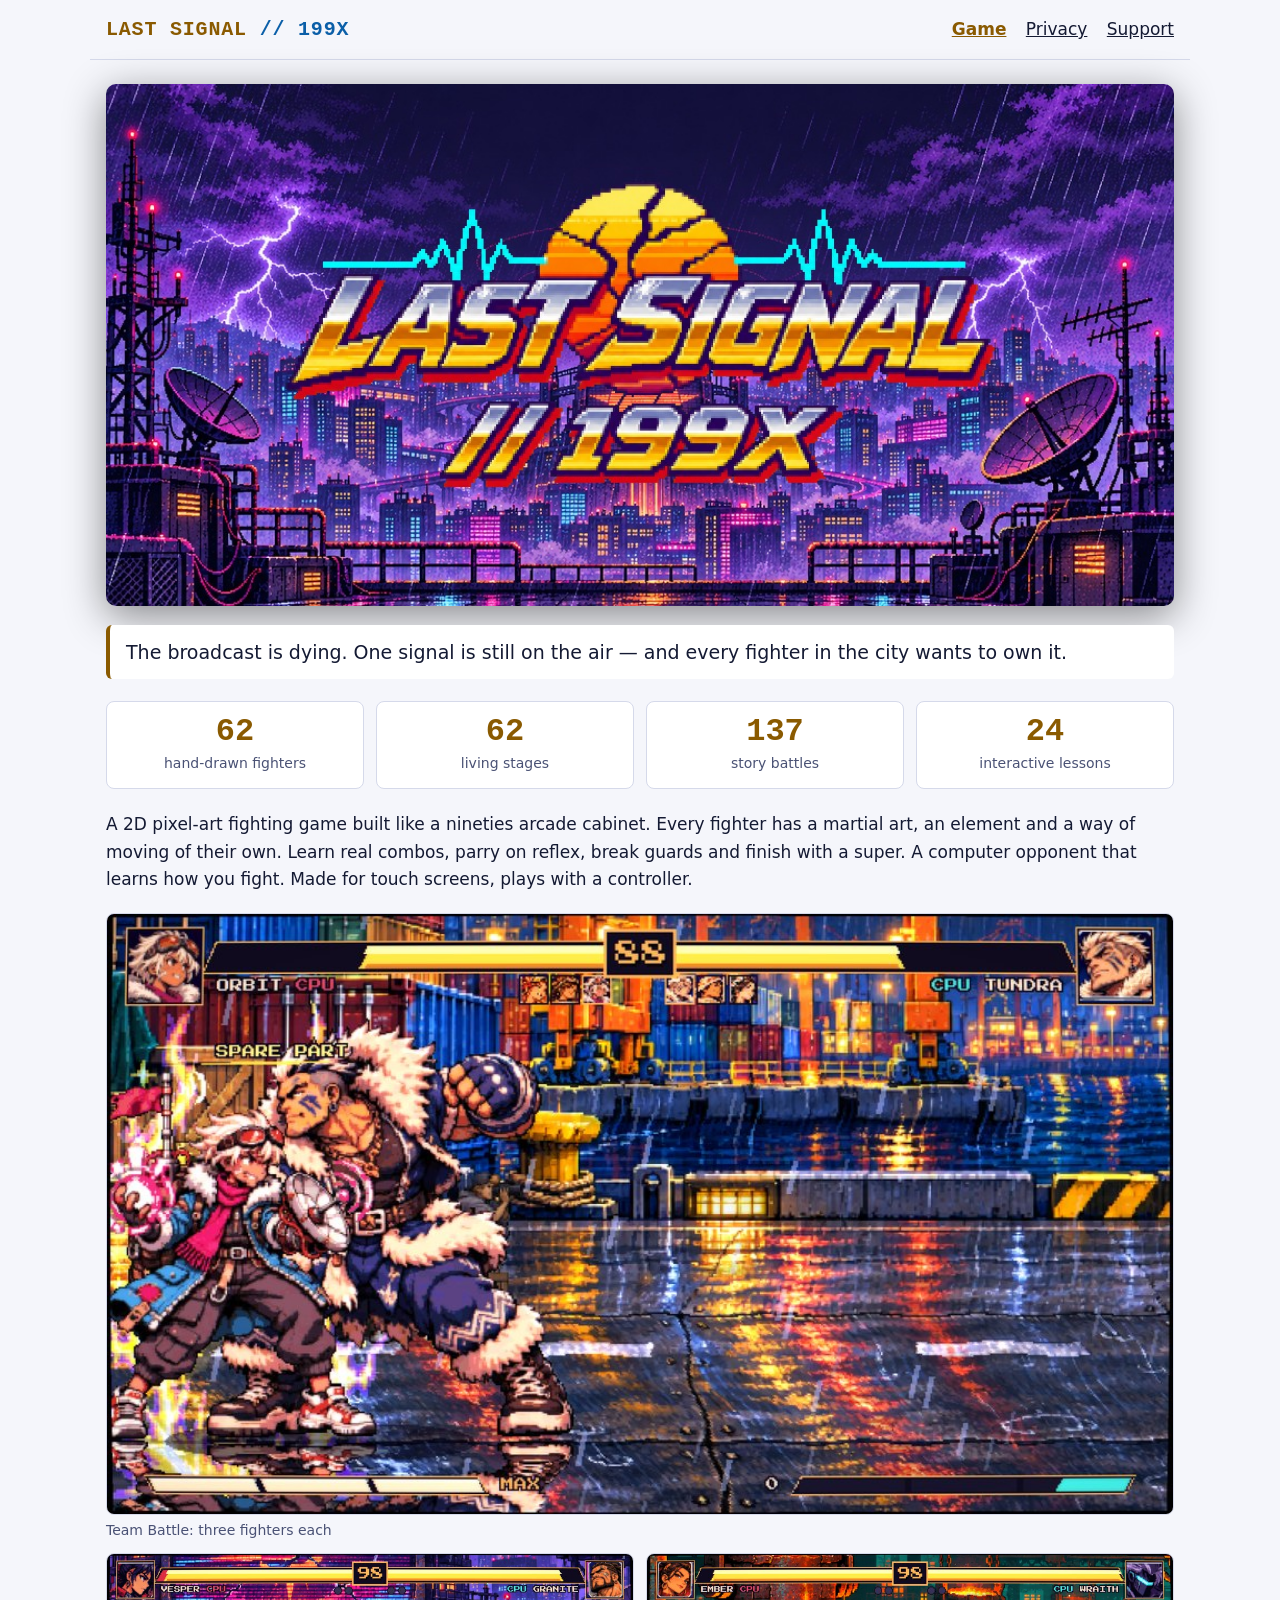
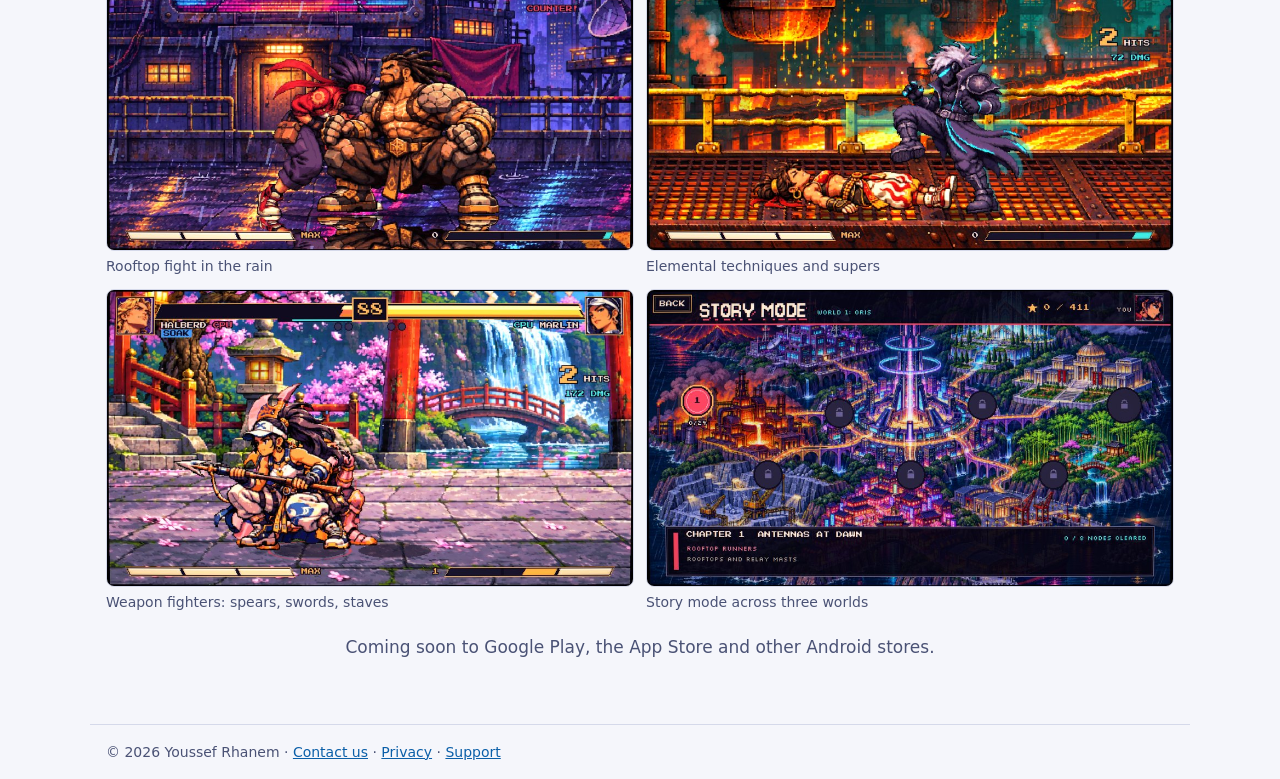
<file: index.html>
<!doctype html>
<html lang="en">
<head>
<meta charset="utf-8">
<meta name="viewport" content="width=device-width, initial-scale=1">
<title>LAST SIGNAL // 199X - Pixel Arcade Fighting Game</title>
<meta name="description" content="62 hand-drawn fighters, 62 living stages and a story across three worlds. A 2D pixel-art arcade fighting game for Android and iPhone.">
<meta property="og:title" content="LAST SIGNAL // 199X">
<meta property="og:description" content="62 fighters, 62 stages, a full story. Pixel arcade fighting.">
<meta property="og:image" content="img/feature.jpg">
<link rel="icon" href="img/icon.png">
<link rel="stylesheet" href="style.css">
</head>
<body class="home">
<header><a class="brand" href="index.html">LAST SIGNAL <span>// 199X</span></a>
<nav><a href="index.html" aria-current="page">Game</a> <a href="privacy.html">Privacy</a> <a href="support.html">Support</a></nav></header>
<main>
<section class="hero">
<img src="img/feature.jpg"
 width="1024" height="500" alt="LAST SIGNAL // 199X logo over a rainy neon city with radio dishes">
</section>
<p class="lead">The broadcast is dying. One signal is still on the air &mdash; and every fighter in the city wants to own it.</p>

<ul class="facts">
<li><b>62</b><span>hand-drawn fighters</span></li>
<li><b>62</b><span>living stages</span></li>
<li><b>137</b><span>story battles</span></li>
<li><b>24</b><span>interactive lessons</span></li>
</ul>

<p>A 2D pixel-art fighting game built like a nineties arcade cabinet. Every fighter has a martial art, an element and a way of
moving of their own. Learn real combos, parry on reflex, break guards and finish with a super. A computer opponent that learns
how you fight. Made for touch screens, plays with a controller.</p>

<section class="gallery" aria-label="Screenshots">
<figure><img src="img/08_team_960.jpg" srcset="img/08_team_960.jpg 960w, img/08_team.jpg 1920w" sizes="(max-width: 640px) 100vw, 540px" width="960" height="540" loading="lazy" alt="Team Battle: three fighters each"><figcaption>Team Battle: three fighters each</figcaption></figure>
<figure><img src="img/02_fight_960.jpg" srcset="img/02_fight_960.jpg 960w, img/02_fight.jpg 1920w" sizes="(max-width: 640px) 100vw, 540px" width="960" height="540" loading="lazy" alt="Rooftop fight in the rain"><figcaption>Rooftop fight in the rain</figcaption></figure>
<figure><img src="img/03_special_960.jpg" srcset="img/03_special_960.jpg 960w, img/03_special.jpg 1920w" sizes="(max-width: 640px) 100vw, 540px" width="960" height="540" loading="lazy" alt="Elemental techniques and supers"><figcaption>Elemental techniques and supers</figcaption></figure>
<figure><img src="img/04_weapon_960.jpg" srcset="img/04_weapon_960.jpg 960w, img/04_weapon.jpg 1920w" sizes="(max-width: 640px) 100vw, 540px" width="960" height="540" loading="lazy" alt="Weapon fighters: spears, swords, staves"><figcaption>Weapon fighters: spears, swords, staves</figcaption></figure>
<figure><img src="img/06_story_960.jpg" srcset="img/06_story_960.jpg 960w, img/06_story.jpg 1920w" sizes="(max-width: 640px) 100vw, 540px" width="960" height="540" loading="lazy" alt="Story mode across three worlds"><figcaption>Story mode across three worlds</figcaption></figure>
</section>

<p class="stores">Coming soon to Google Play, the App Store and other Android stores.</p>
</main>
<footer>&copy; 2026 Youssef Rhanem &middot; <a href="mailto:youssefrhanem@outlook.com">Contact us</a> &middot; <a href="privacy.html">Privacy</a> &middot; <a href="support.html">Support</a></footer>
</body>
</html>
</file>
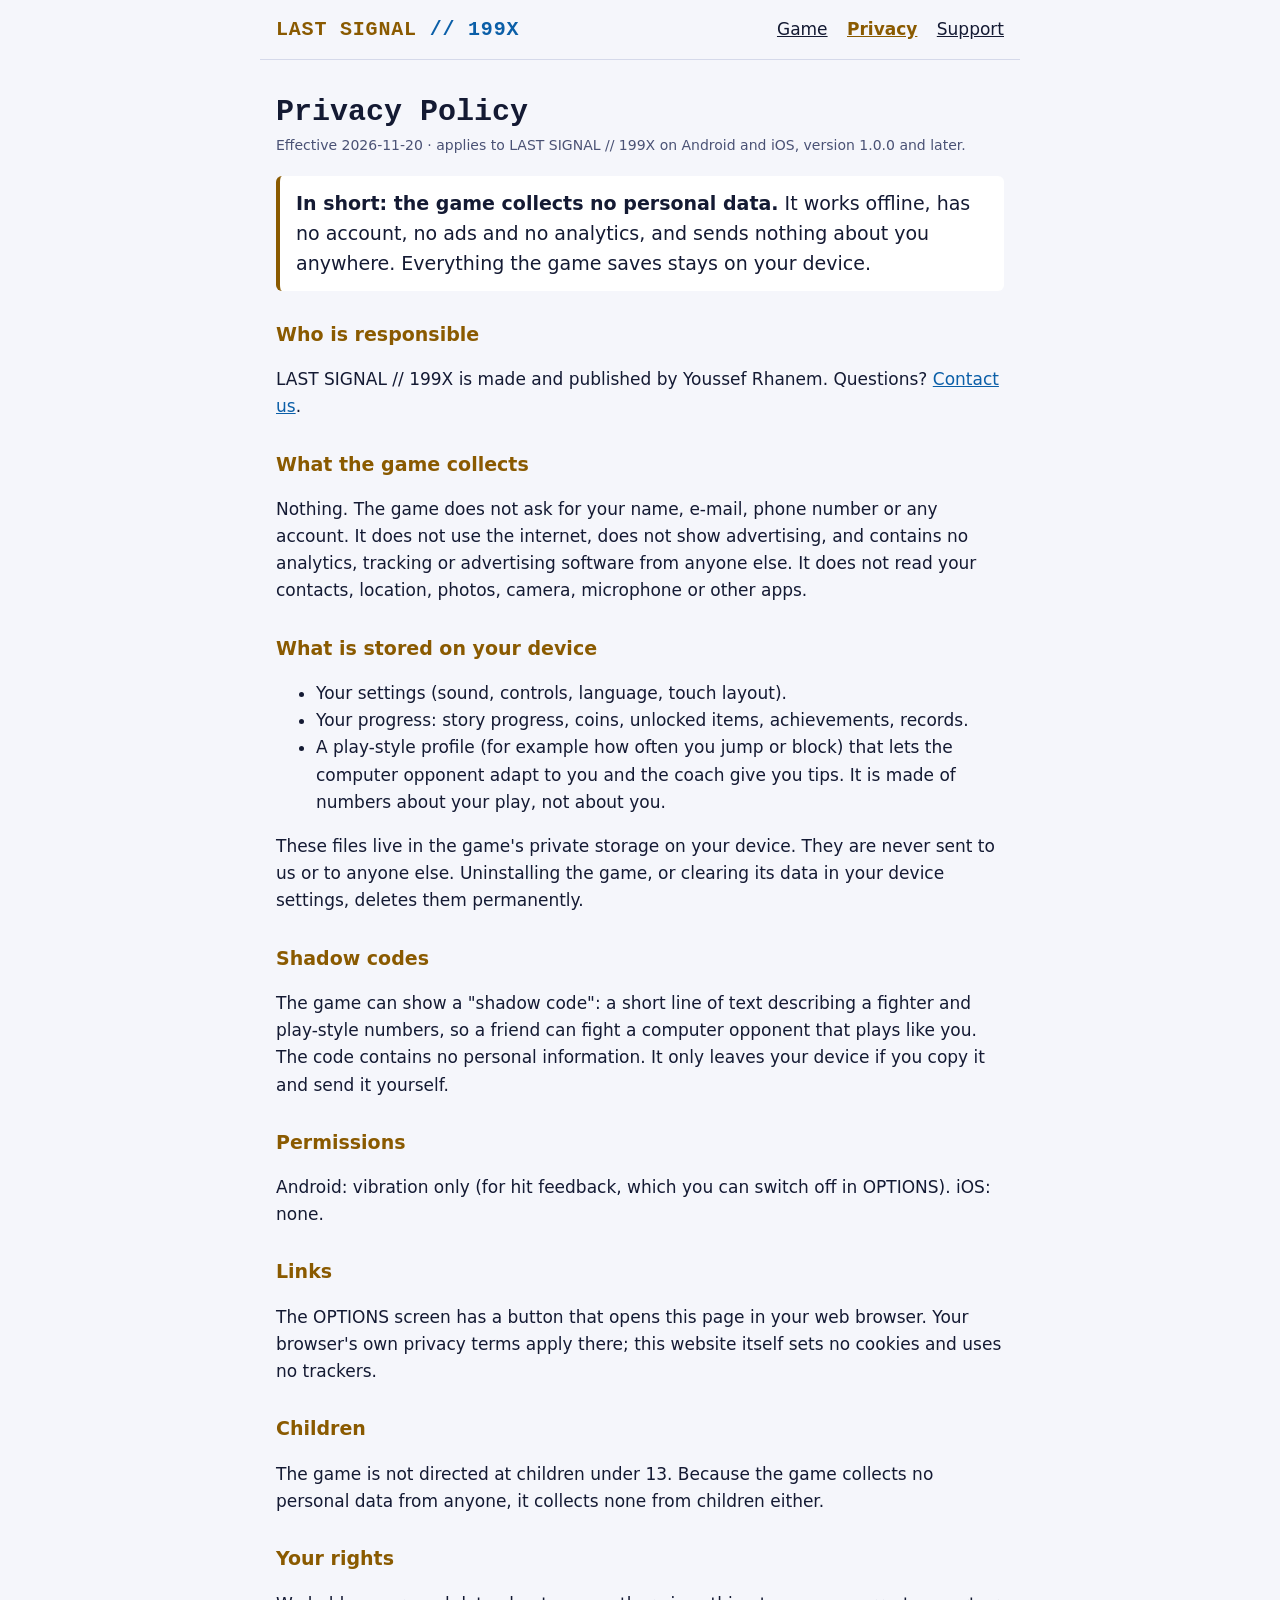
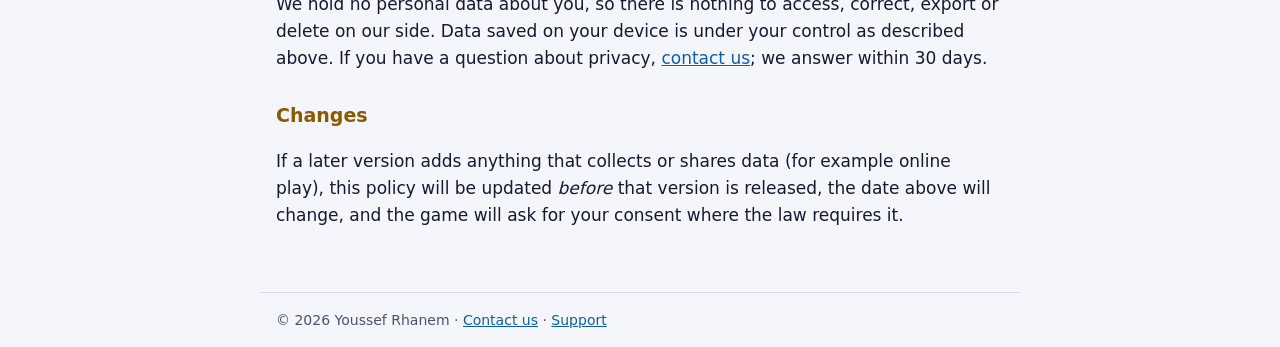
<file: privacy.html>
<!doctype html>
<html lang="en">
<head>
<meta charset="utf-8">
<meta name="viewport" content="width=device-width, initial-scale=1">
<title>Privacy Policy - LAST SIGNAL // 199X</title>
<meta name="description" content="Privacy policy of the mobile game LAST SIGNAL // 199X: no personal data is collected.">
<link rel="stylesheet" href="style.css">
</head>
<body>
<header><a class="brand" href="index.html">LAST SIGNAL <span>// 199X</span></a>
<nav><a href="index.html">Game</a> <a href="privacy.html" aria-current="page">Privacy</a> <a href="support.html">Support</a></nav></header>
<main>
<h1>Privacy Policy</h1>
<p class="meta">Effective 2026-11-20 &middot; applies to LAST SIGNAL // 199X on Android and iOS, version 1.0.0 and later.</p>

<p class="lead"><strong>In short: the game collects no personal data.</strong> It works offline, has no account, no ads and no analytics,
and sends nothing about you anywhere. Everything the game saves stays on your device.</p>

<h2>Who is responsible</h2>
<p>LAST SIGNAL // 199X is made and published by Youssef Rhanem. Questions? <a href="mailto:youssefrhanem@outlook.com">Contact us</a>.</p>

<h2>What the game collects</h2>
<p>Nothing. The game does not ask for your name, e-mail, phone number or any account. It does not use the internet, does not show
advertising, and contains no analytics, tracking or advertising software from anyone else. It does not read your contacts,
location, photos, camera, microphone or other apps.</p>

<h2>What is stored on your device</h2>
<ul>
<li>Your settings (sound, controls, language, touch layout).</li>
<li>Your progress: story progress, coins, unlocked items, achievements, records.</li>
<li>A play-style profile (for example how often you jump or block) that lets the computer opponent adapt to you and the coach give
you tips. It is made of numbers about your play, not about you.</li>
</ul>
<p>These files live in the game's private storage on your device. They are never sent to us or to anyone else. Uninstalling the
game, or clearing its data in your device settings, deletes them permanently.</p>

<h2>Shadow codes</h2>
<p>The game can show a "shadow code": a short line of text describing a fighter and play-style numbers, so a friend can fight a
computer opponent that plays like you. The code contains no personal information. It only leaves your device if you copy it and
send it yourself.</p>

<h2>Permissions</h2>
<p>Android: vibration only (for hit feedback, which you can switch off in OPTIONS). iOS: none.</p>

<h2>Links</h2>
<p>The OPTIONS screen has a button that opens this page in your web browser. Your browser's own privacy terms apply there; this
website itself sets no cookies and uses no trackers.</p>

<h2>Children</h2>
<p>The game is not directed at children under 13. Because the game collects no personal data from anyone, it collects none from
children either.</p>

<h2>Your rights</h2>
<p>We hold no personal data about you, so there is nothing to access, correct, export or delete on our side. Data saved on your
device is under your control as described above. If you have a question about privacy, <a href="mailto:youssefrhanem@outlook.com">contact us</a>;
we answer within 30 days.</p>

<h2>Changes</h2>
<p>If a later version adds anything that collects or shares data (for example online play), this policy will be updated
<em>before</em> that version is released, the date above will change, and the game will ask for your consent where the law
requires it.</p>
</main>
<footer>&copy; 2026 Youssef Rhanem &middot; <a href="mailto:youssefrhanem@outlook.com">Contact us</a> &middot; <a href="support.html">Support</a></footer>
</body>
</html>
</file>
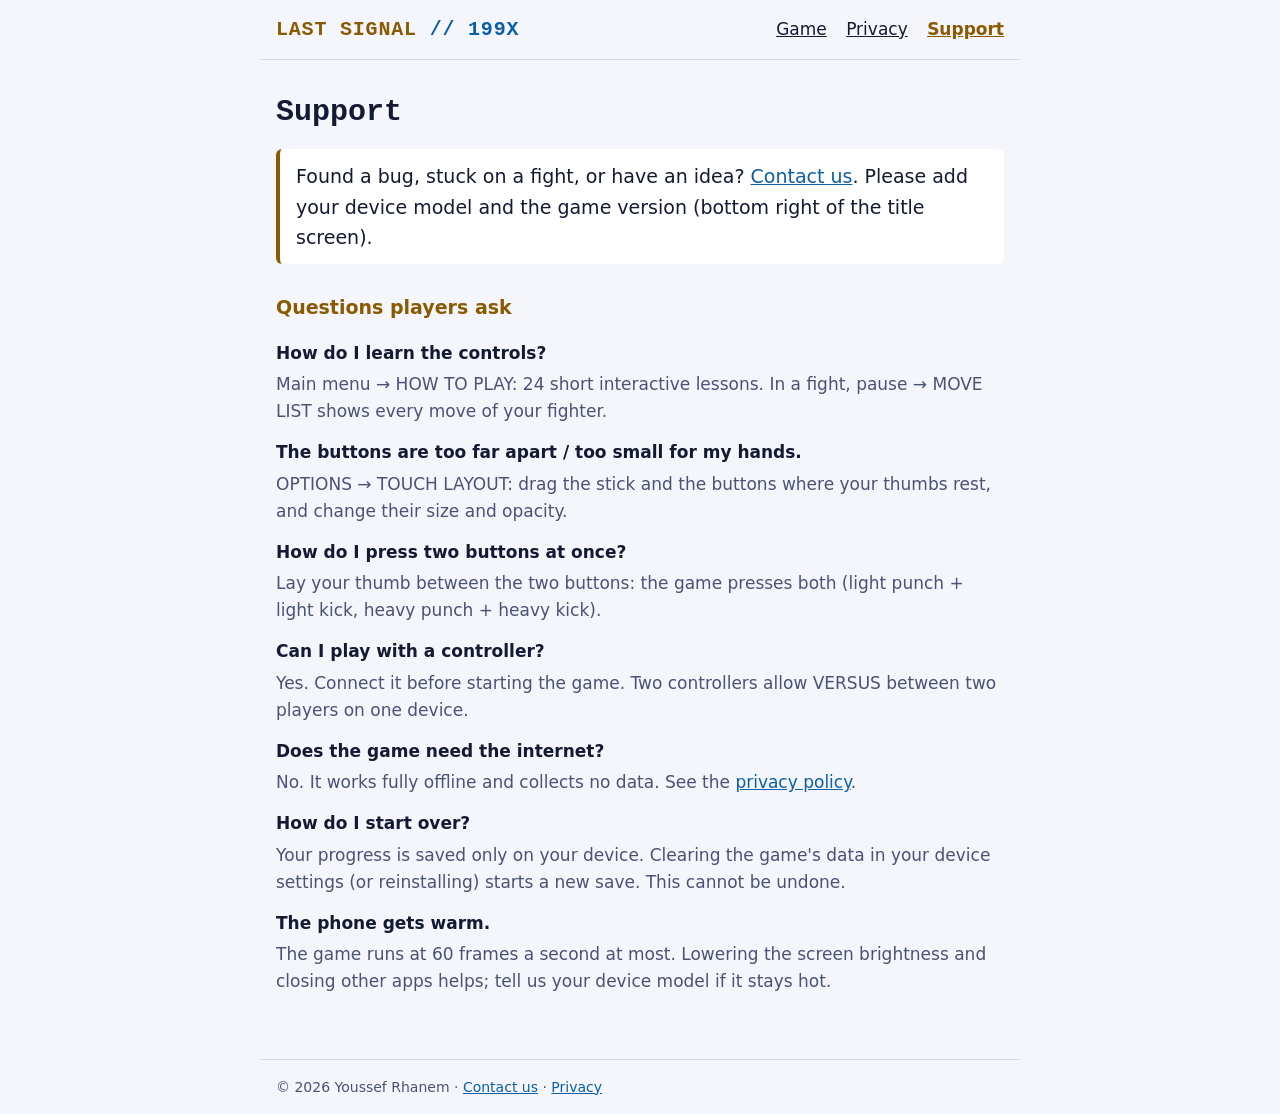
<file: support.html>
<!doctype html>
<html lang="en">
<head>
<meta charset="utf-8">
<meta name="viewport" content="width=device-width, initial-scale=1">
<title>Support - LAST SIGNAL // 199X</title>
<meta name="description" content="Help and contact for the mobile fighting game LAST SIGNAL // 199X.">
<link rel="stylesheet" href="style.css">
</head>
<body>
<header><a class="brand" href="index.html">LAST SIGNAL <span>// 199X</span></a>
<nav><a href="index.html">Game</a> <a href="privacy.html">Privacy</a> <a href="support.html" aria-current="page">Support</a></nav></header>
<main>
<h1>Support</h1>
<p class="lead">Found a bug, stuck on a fight, or have an idea? <a href="mailto:youssefrhanem@outlook.com?subject=LAST%20SIGNAL%20199X%20support">Contact us</a>.
Please add your device model and the game version (bottom right of the title screen).</p>

<h2>Questions players ask</h2>
<dl>
<dt>How do I learn the controls?</dt>
<dd>Main menu &rarr; HOW TO PLAY: 24 short interactive lessons. In a fight, pause &rarr; MOVE LIST shows every move of your fighter.</dd>
<dt>The buttons are too far apart / too small for my hands.</dt>
<dd>OPTIONS &rarr; TOUCH LAYOUT: drag the stick and the buttons where your thumbs rest, and change their size and opacity.</dd>
<dt>How do I press two buttons at once?</dt>
<dd>Lay your thumb between the two buttons: the game presses both (light punch + light kick, heavy punch + heavy kick).</dd>
<dt>Can I play with a controller?</dt>
<dd>Yes. Connect it before starting the game. Two controllers allow VERSUS between two players on one device.</dd>
<dt>Does the game need the internet?</dt>
<dd>No. It works fully offline and collects no data. See the <a href="privacy.html">privacy policy</a>.</dd>
<dt>How do I start over?</dt>
<dd>Your progress is saved only on your device. Clearing the game's data in your device settings (or reinstalling) starts a new save.
This cannot be undone.</dd>
<dt>The phone gets warm.</dt>
<dd>The game runs at 60 frames a second at most. Lowering the screen brightness and closing other apps helps; tell us your device model
if it stays hot.</dd>
</dl>
</main>
<footer>&copy; 2026 Youssef Rhanem &middot; <a href="mailto:youssefrhanem@outlook.com">Contact us</a> &middot; <a href="privacy.html">Privacy</a></footer>
</body>
</html>
</file>
<file: style.css>
/* No web fonts, no scripts, no cookies: the pages send visitors nowhere else. */
:root { --bg: #0b1125; --panel: #141c3a; --text: #e9ecf8; --muted: #aab3d6; --gold: #ffc94a; --link: #7fe3ff; --line: #2a3566; }
@media (prefers-color-scheme: light) {
  :root { --bg: #f5f6fb; --panel: #ffffff; --text: #141a33; --muted: #4a5275; --gold: #8a5a00; --link: #0b5fa8; --line: #d5d9ea; }
}
* { box-sizing: border-box; }
body { margin: 0; background: var(--bg); color: var(--text); font: 17px/1.6 system-ui, -apple-system, "Segoe UI", Roboto, sans-serif; }
header, main, footer { max-width: 760px; margin: 0 auto; padding: 16px; }
body.home header, body.home main, body.home footer { max-width: 1100px; }
header { display: flex; flex-wrap: wrap; gap: 8px 20px; align-items: center; justify-content: space-between; border-bottom: 1px solid var(--line); }
.brand { font: 700 20px/1 ui-monospace, Menlo, Consolas, monospace; letter-spacing: .04em; color: var(--gold); text-decoration: none; }
.brand span { color: var(--link); }
nav a { margin-left: 14px; color: var(--text); }
nav a[aria-current] { color: var(--gold); font-weight: 700; }
a { color: var(--link); }
a:focus-visible { outline: 3px solid var(--gold); outline-offset: 2px; }
h1 { font: 700 30px/1.2 ui-monospace, Menlo, Consolas, monospace; margin: 18px 0 4px; }
h2 { font-size: 19px; margin: 28px 0 6px; color: var(--gold); }
.meta { color: var(--muted); font-size: 14px; margin-top: 0; }
.lead { font-size: 19px; background: var(--panel); border-left: 4px solid var(--gold); padding: 12px 16px; border-radius: 6px; }
dt { font-weight: 700; margin-top: 14px; }
dd { margin: 4px 0 0; color: var(--muted); }
img { display: block; max-width: 100%; height: auto; }
.hero img { width: 100%; border-radius: 10px; box-shadow: 0 10px 40px rgba(0,0,0,.45); margin-top: 8px; }
.facts { list-style: none; padding: 0; margin: 22px 0; display: grid; grid-template-columns: repeat(4, 1fr); gap: 12px; }
.facts li { background: var(--panel); border: 1px solid var(--line); border-radius: 8px; padding: 12px; text-align: center; }
.facts b { display: block; font: 700 32px/1.1 ui-monospace, Menlo, Consolas, monospace; color: var(--gold); }
.facts span { color: var(--muted); font-size: 14px; }
.gallery { display: grid; grid-template-columns: repeat(2, 1fr); gap: 12px; margin: 20px 0; }
.gallery figure { margin: 0; }
.gallery img { width: 100%; border-radius: 8px; border: 1px solid var(--line); }
.gallery figcaption { color: var(--muted); font-size: 14px; margin-top: 4px; }
.gallery figure:first-child { grid-column: 1 / -1; }
.stores { color: var(--muted); text-align: center; }
footer { border-top: 1px solid var(--line); color: var(--muted); font-size: 14px; margin-top: 30px; }
@media (max-width: 640px) {
  .facts { grid-template-columns: repeat(2, 1fr); }
  .gallery { grid-template-columns: 1fr; }
}
</file>
